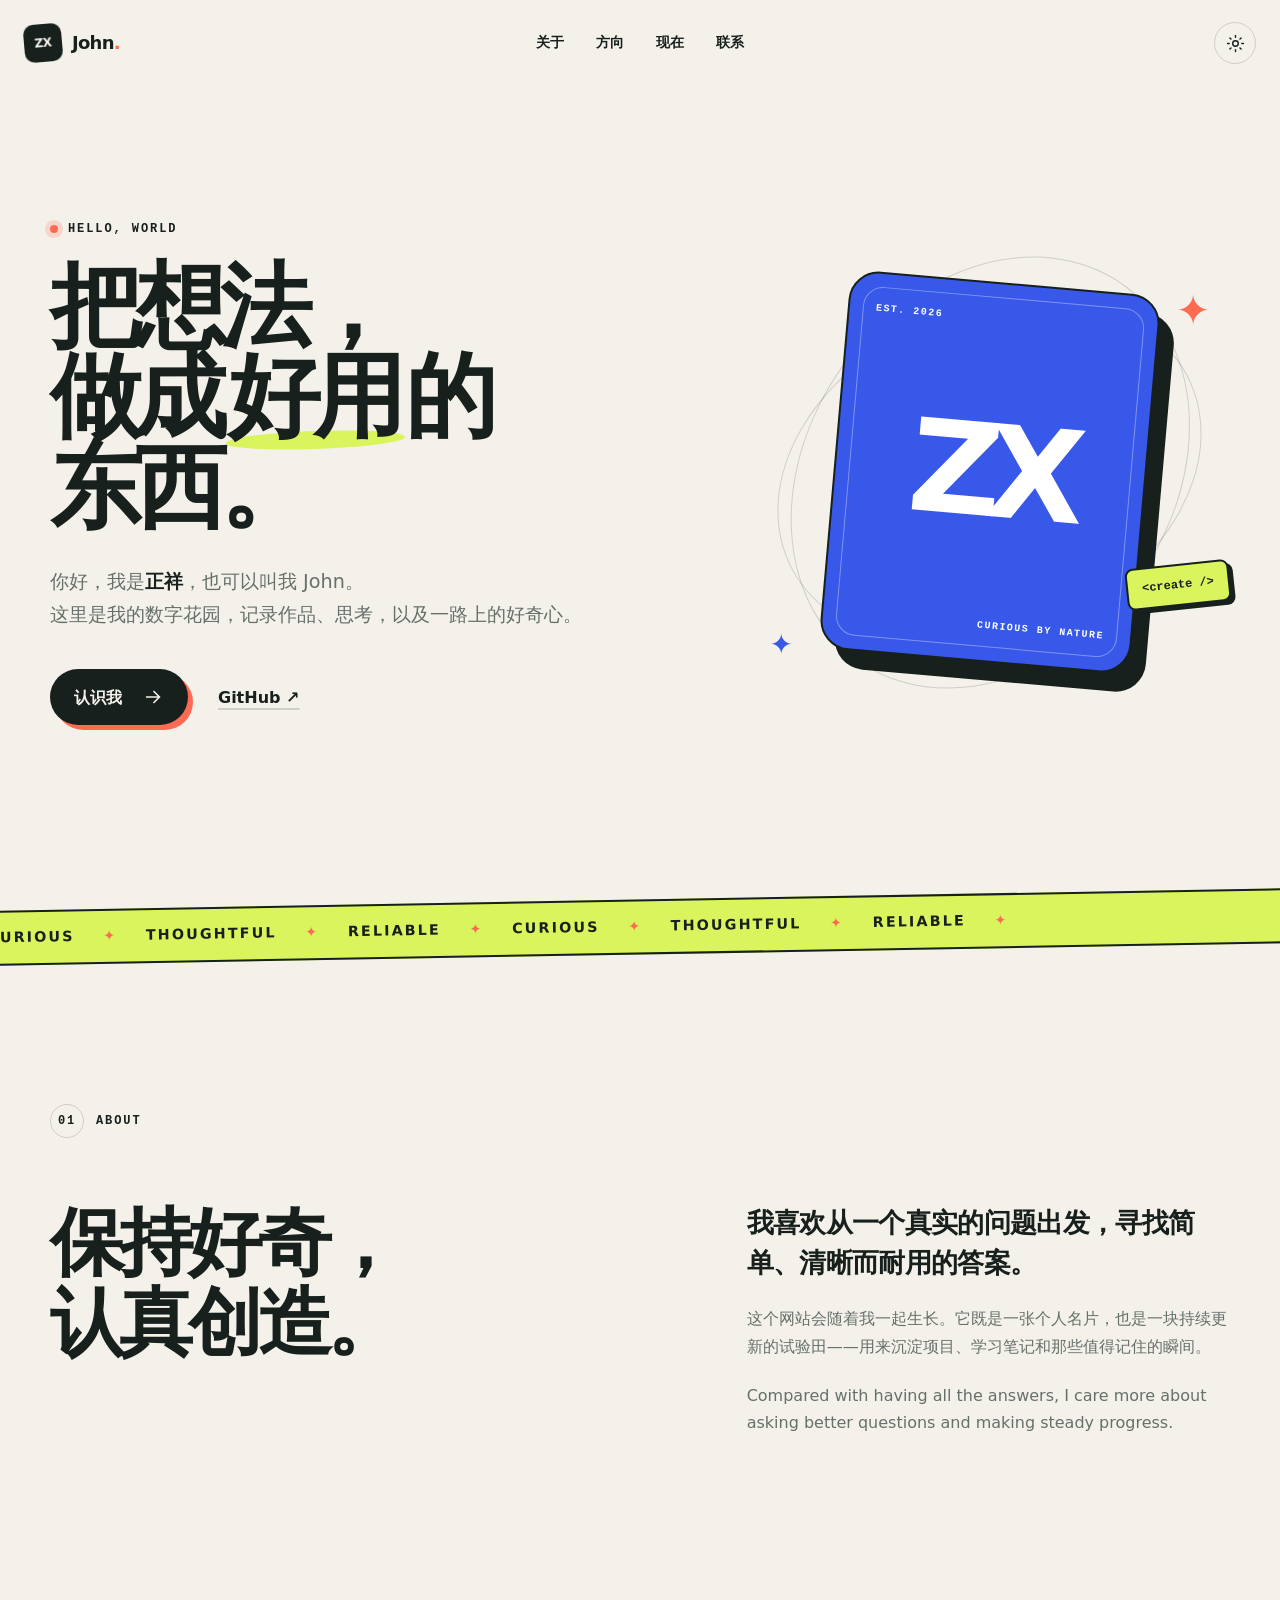
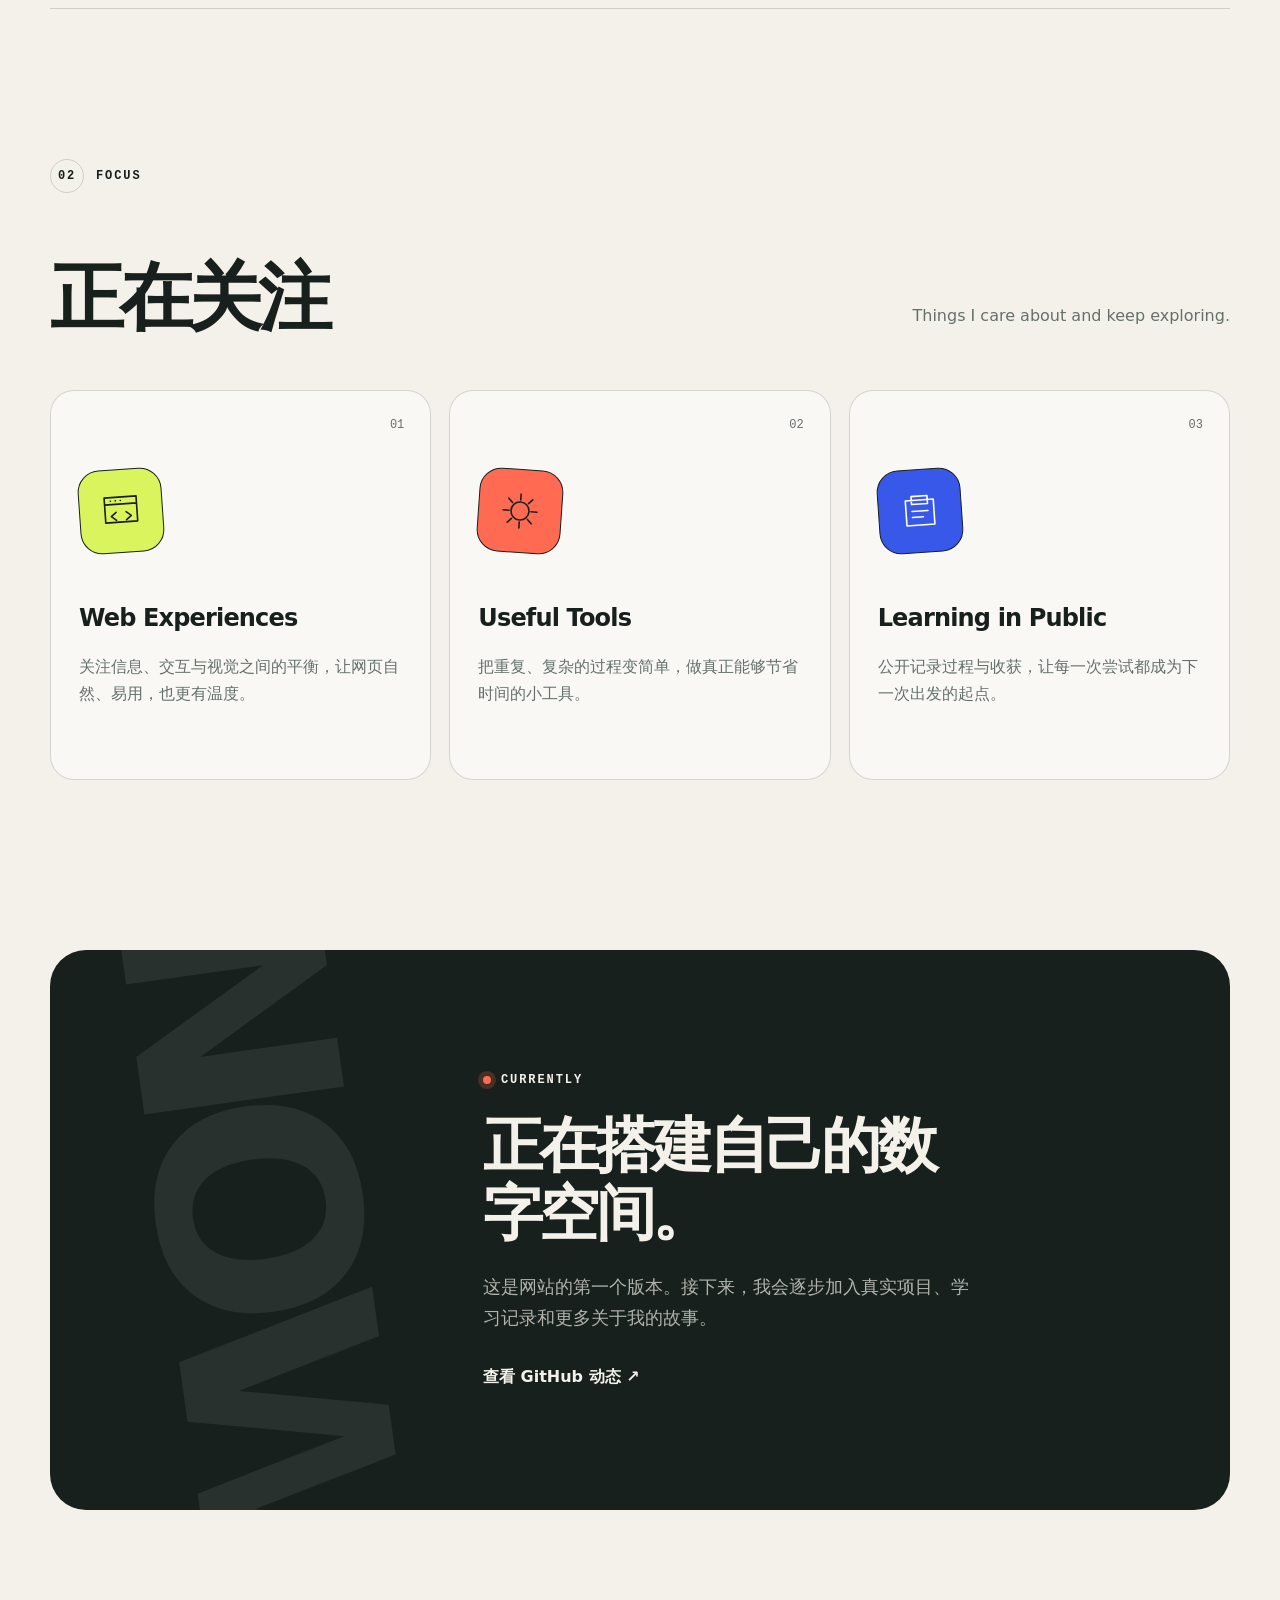
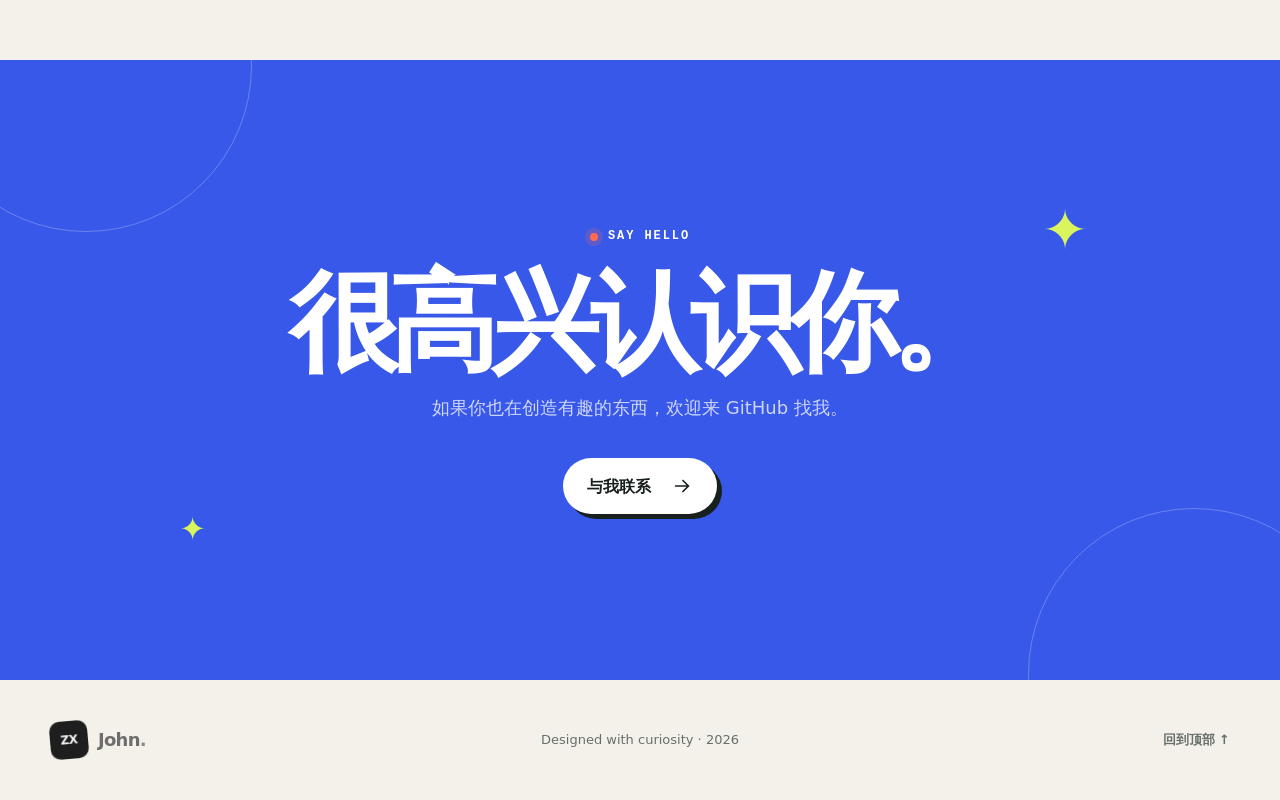
<file: index.html>
<!DOCTYPE html>
<html lang="zh-CN">
  <head>
    <meta charset="UTF-8">
    <meta name="viewport" content="width=device-width, initial-scale=1">
    <meta
      name="description"
      content="正祥（John）的个人网站，记录想法、作品和持续探索的方向。"
    >
    <meta name="theme-color" content="#f4f1ea">
    <meta property="og:type" content="website">
    <meta property="og:title" content="正祥 · John — Personal Site">
    <meta
      property="og:description"
      content="把想法，做成好用的东西。"
    >
    <title>正祥 · John — Personal Site</title>
    <link rel="icon" href="favicon.svg" type="image/svg+xml">
    <link rel="stylesheet" href="styles.css">
    <script src="script.js" defer></script>
  </head>

  <body>
    <a class="skip-link" href="#main">跳到主要内容</a>

    <header class="site-header" data-header>
      <a class="brand" href="#top" aria-label="回到首页">
        <span class="brand-mark" aria-hidden="true">ZX</span>
        <span class="brand-name">John<span class="brand-dot">.</span></span>
      </a>

      <nav class="nav" aria-label="主导航">
        <a href="#about">关于</a>
        <a href="#focus">方向</a>
        <a href="#now">现在</a>
        <a href="#contact">联系</a>
      </nav>

      <button class="theme-toggle" type="button" data-theme-toggle aria-label="切换深色模式">
        <svg class="sun-icon" viewBox="0 0 24 24" aria-hidden="true">
          <circle cx="12" cy="12" r="3.5"></circle>
          <path d="M12 2v2M12 20v2M4.93 4.93l1.42 1.42M17.65 17.65l1.42 1.42M2 12h2M20 12h2M4.93 19.07l1.42-1.42M17.65 6.35l1.42-1.42"></path>
        </svg>
        <svg class="moon-icon" viewBox="0 0 24 24" aria-hidden="true">
          <path d="M21 14.2A8.5 8.5 0 1 1 9.8 3a6.6 6.6 0 0 0 11.2 11.2Z"></path>
        </svg>
      </button>
    </header>

    <main id="main">
      <section class="hero" id="top" aria-labelledby="hero-title">
        <div class="hero-copy">
          <p class="eyebrow reveal"><span></span> HELLO, WORLD</p>
          <h1 id="hero-title" class="reveal">
            把想法，<br>
            做成<span class="scribble">好用</span>的<br class="hero-break">东西。
          </h1>
          <p class="hero-intro reveal">
            你好，我是<span>正祥</span>，也可以叫我 John。<br>
            这里是我的数字花园，记录作品、思考，以及一路上的好奇心。
          </p>
          <div class="hero-actions reveal">
            <a class="button button-primary" href="#about">
              认识我
              <svg viewBox="0 0 24 24" aria-hidden="true"><path d="m5 12 14 0M13 6l6 6-6 6"></path></svg>
            </a>
            <a class="text-link" href="https://github.com/John8752" target="_blank" rel="noreferrer">
              GitHub <span aria-hidden="true">↗</span>
            </a>
          </div>
        </div>

        <div class="hero-art reveal" aria-hidden="true">
          <div class="orbit orbit-one"></div>
          <div class="orbit orbit-two"></div>
          <div class="art-card">
            <span class="art-kicker">EST. 2026</span>
            <strong>ZX</strong>
            <span class="art-caption">CURIOUS BY NATURE</span>
          </div>
          <span class="spark spark-one">✦</span>
          <span class="spark spark-two">✦</span>
          <span class="code-pill">&lt;create /&gt;</span>
        </div>
      </section>

      <div class="marquee">
        <div class="marquee-track">
          <span>CURIOUS</span><i>✦</i><span>THOUGHTFUL</span><i>✦</i><span>RELIABLE</span><i>✦</i>
          <span>CURIOUS</span><i>✦</i><span>THOUGHTFUL</span><i>✦</i><span>RELIABLE</span><i>✦</i>
        </div>
      </div>

      <section class="section about" id="about" aria-labelledby="about-title">
        <div class="section-label reveal">
          <span>01</span>
          <p>ABOUT</p>
        </div>
        <div class="about-content">
          <h2 id="about-title" class="section-title reveal">
            保持好奇，<br>认真创造。
          </h2>
          <div class="about-copy reveal">
            <p class="lead">
              我喜欢从一个真实的问题出发，寻找简单、清晰而耐用的答案。
            </p>
            <p>
              这个网站会随着我一起生长。它既是一张个人名片，也是一块持续更新的试验田——用来沉淀项目、学习笔记和那些值得记住的瞬间。
            </p>
            <p>
              Compared with having all the answers, I care more about asking better questions and making steady progress.
            </p>
          </div>
        </div>
      </section>

      <section class="section focus" id="focus" aria-labelledby="focus-title">
        <div class="section-label reveal">
          <span>02</span>
          <p>FOCUS</p>
        </div>
        <div class="section-heading reveal">
          <h2 id="focus-title" class="section-title">正在关注</h2>
          <p>Things I care about and keep exploring.</p>
        </div>

        <div class="focus-grid">
          <article class="focus-card reveal">
            <span class="card-number">01</span>
            <div class="card-icon" aria-hidden="true">
              <svg viewBox="0 0 48 48"><path d="M8 10h32v25H8zM8 17h32M14 13.5h.1M19 13.5h.1M24 13.5h.1"></path><path d="m19 25-5 4 5 4M29 25l5 4-5 4"></path></svg>
            </div>
            <h3>Web Experiences</h3>
            <p>关注信息、交互与视觉之间的平衡，让网页自然、易用，也更有温度。</p>
          </article>

          <article class="focus-card reveal">
            <span class="card-number">02</span>
            <div class="card-icon" aria-hidden="true">
              <svg viewBox="0 0 48 48"><path d="M24 7v6M24 35v6M7 24h6M35 24h6M12 12l4 4M32 32l4 4M36 12l-4 4M16 32l-4 4"></path><circle cx="24" cy="24" r="9"></circle></svg>
            </div>
            <h3>Useful Tools</h3>
            <p>把重复、复杂的过程变简单，做真正能够节省时间的小工具。</p>
          </article>

          <article class="focus-card reveal">
            <span class="card-number">03</span>
            <div class="card-icon" aria-hidden="true">
              <svg viewBox="0 0 48 48"><path d="M10 13h28v25H10zM16 9h16v8H16zM16 24h16M16 30h11"></path></svg>
            </div>
            <h3>Learning in Public</h3>
            <p>公开记录过程与收获，让每一次尝试都成为下一次出发的起点。</p>
          </article>
        </div>
      </section>

      <section class="section now" id="now" aria-labelledby="now-title">
        <div class="now-card reveal">
          <div class="now-mark" aria-hidden="true">NOW</div>
          <div class="now-content">
            <p class="eyebrow"><span></span> CURRENTLY</p>
            <h2 id="now-title">正在搭建自己的数字空间。</h2>
            <p>
              这是网站的第一个版本。接下来，我会逐步加入真实项目、学习记录和更多关于我的故事。
            </p>
            <a class="text-link" href="https://github.com/John8752?tab=repositories" target="_blank" rel="noreferrer">
              查看 GitHub 动态 <span aria-hidden="true">↗</span>
            </a>
          </div>
        </div>
      </section>

      <section class="contact" id="contact" aria-labelledby="contact-title">
        <p class="eyebrow reveal"><span></span> SAY HELLO</p>
        <h2 id="contact-title" class="reveal">很高兴认识你。</h2>
        <p class="reveal">如果你也在创造有趣的东西，欢迎来 GitHub 找我。</p>
        <a class="button button-light reveal" href="https://github.com/John8752" target="_blank" rel="noreferrer">
          与我联系
          <svg viewBox="0 0 24 24" aria-hidden="true"><path d="m5 12 14 0M13 6l6 6-6 6"></path></svg>
        </a>
        <span class="contact-star contact-star-one" aria-hidden="true">✦</span>
        <span class="contact-star contact-star-two" aria-hidden="true">✦</span>
      </section>
    </main>

    <footer class="footer">
      <a class="brand footer-brand" href="#top">
        <span class="brand-mark" aria-hidden="true">ZX</span>
        <span class="brand-name">John<span class="brand-dot">.</span></span>
      </a>
      <p>Designed with curiosity · <span data-year></span></p>
      <a href="#top">回到顶部 ↑</a>
    </footer>
  </body>
</html>
</file>
<file: styles.css>
:root {
  --paper: #f4f1ea;
  --paper-deep: #e9e4da;
  --ink: #17201d;
  --muted: #66706b;
  --line: rgba(23, 32, 29, 0.16);
  --card: rgba(255, 255, 255, 0.5);
  --lime: #d9f45c;
  --coral: #ff6b52;
  --blue: #3858e9;
  --shadow: 0 24px 80px rgba(28, 31, 28, 0.1);
  color-scheme: light;
}

[data-theme="dark"] {
  --paper: #151917;
  --paper-deep: #202622;
  --ink: #f2f0e9;
  --muted: #aab2ad;
  --line: rgba(242, 240, 233, 0.15);
  --card: rgba(255, 255, 255, 0.04);
  --shadow: 0 24px 80px rgba(0, 0, 0, 0.28);
  color-scheme: dark;
}

* {
  box-sizing: border-box;
}

html {
  scroll-behavior: smooth;
}

body {
  margin: 0;
  overflow-x: hidden;
  background: var(--paper);
  color: var(--ink);
  font-family: Inter, ui-sans-serif, system-ui, -apple-system, BlinkMacSystemFont, "Segoe UI", "Microsoft YaHei", sans-serif;
  font-size: 16px;
  line-height: 1.7;
  transition: background-color 240ms ease, color 240ms ease;
}

body::before {
  position: fixed;
  inset: 0;
  z-index: -1;
  background-image: radial-gradient(rgba(23, 32, 29, 0.08) 0.7px, transparent 0.7px);
  background-size: 18px 18px;
  content: "";
  pointer-events: none;
}

[data-theme="dark"] body::before {
  background-image: radial-gradient(rgba(255, 255, 255, 0.07) 0.7px, transparent 0.7px);
}

a {
  color: inherit;
  text-decoration: none;
}

button,
a {
  -webkit-tap-highlight-color: transparent;
}

button:focus-visible,
a:focus-visible {
  outline: 3px solid var(--blue);
  outline-offset: 4px;
}

.skip-link {
  position: fixed;
  top: 12px;
  left: 12px;
  z-index: 100;
  padding: 10px 16px;
  transform: translateY(-160%);
  border-radius: 999px;
  background: var(--ink);
  color: var(--paper);
}

.skip-link:focus {
  transform: translateY(0);
}

.site-header {
  position: sticky;
  top: 0;
  z-index: 50;
  display: grid;
  grid-template-columns: 1fr auto 1fr;
  align-items: center;
  width: min(1240px, calc(100% - 48px));
  min-height: 86px;
  margin: 0 auto;
  transition: min-height 200ms ease;
}

.site-header.is-scrolled {
  min-height: 68px;
}

.site-header.is-scrolled::before {
  position: absolute;
  inset: 7px -14px;
  z-index: -1;
  border: 1px solid var(--line);
  border-radius: 999px;
  background: color-mix(in srgb, var(--paper) 86%, transparent);
  box-shadow: 0 8px 30px rgba(20, 25, 22, 0.06);
  content: "";
  backdrop-filter: blur(14px);
}

.brand {
  display: inline-flex;
  align-items: center;
  justify-self: start;
  gap: 10px;
  width: max-content;
  font-weight: 850;
}

.brand-mark {
  display: grid;
  width: 38px;
  height: 38px;
  place-items: center;
  transform: rotate(-5deg);
  border-radius: 10px;
  background: var(--ink);
  color: var(--paper);
  font-size: 12px;
  letter-spacing: -0.04em;
}

.brand-name {
  font-size: 18px;
  letter-spacing: -0.04em;
}

.brand-dot {
  color: var(--coral);
}

.nav {
  display: flex;
  align-items: center;
  gap: 32px;
  font-size: 14px;
  font-weight: 650;
}

.nav a {
  position: relative;
}

.nav a::after {
  position: absolute;
  right: 0;
  bottom: -3px;
  left: 0;
  height: 2px;
  transform: scaleX(0);
  transform-origin: right;
  background: var(--coral);
  content: "";
  transition: transform 180ms ease;
}

.nav a:hover::after {
  transform: scaleX(1);
  transform-origin: left;
}

.theme-toggle {
  display: grid;
  width: 42px;
  height: 42px;
  place-items: center;
  justify-self: end;
  border: 1px solid var(--line);
  border-radius: 50%;
  background: transparent;
  color: var(--ink);
  cursor: pointer;
  transition: transform 180ms ease, background-color 180ms ease;
}

.theme-toggle:hover {
  transform: rotate(8deg);
  background: var(--card);
}

.theme-toggle svg {
  position: absolute;
  width: 19px;
  fill: none;
  stroke: currentColor;
  stroke-linecap: round;
  stroke-linejoin: round;
  stroke-width: 1.8;
  transition: transform 220ms ease, opacity 220ms ease;
}

.moon-icon,
[data-theme="dark"] .sun-icon {
  transform: scale(0.55) rotate(-35deg);
  opacity: 0;
}

[data-theme="dark"] .moon-icon {
  transform: scale(1) rotate(0);
  opacity: 1;
}

.hero {
  display: grid;
  grid-template-columns: minmax(0, 1.12fr) minmax(360px, 0.88fr);
  align-items: center;
  gap: clamp(40px, 7vw, 100px);
  width: min(1180px, calc(100% - 48px));
  min-height: calc(100svh - 86px);
  margin: 0 auto;
  padding: 54px 0 96px;
}

.eyebrow {
  display: flex;
  align-items: center;
  gap: 10px;
  margin: 0 0 22px;
  font-family: ui-monospace, SFMono-Regular, Menlo, Consolas, monospace;
  font-size: 12px;
  font-weight: 750;
  letter-spacing: 0.16em;
}

.eyebrow > span {
  width: 8px;
  height: 8px;
  border-radius: 50%;
  background: var(--coral);
  box-shadow: 0 0 0 5px color-mix(in srgb, var(--coral) 20%, transparent);
}

.hero h1 {
  max-width: 760px;
  margin: 0;
  font-size: clamp(52px, 7.2vw, 100px);
  font-weight: 880;
  letter-spacing: -0.075em;
  line-height: 0.98;
}

.hero-break {
  display: block;
}

.scribble {
  position: relative;
  z-index: 0;
  display: inline-block;
  margin: 0 0.08em;
}

.scribble::after {
  position: absolute;
  right: -0.08em;
  bottom: -0.08em;
  left: -0.02em;
  z-index: -1;
  height: 0.2em;
  transform: rotate(-2deg);
  border-radius: 50%;
  background: var(--lime);
  content: "";
}

.hero-intro {
  max-width: 610px;
  margin: 34px 0 0;
  color: var(--muted);
  font-size: clamp(17px, 1.5vw, 20px);
}

.hero-intro span {
  color: var(--ink);
  font-weight: 780;
}

.hero-actions {
  display: flex;
  align-items: center;
  gap: 30px;
  margin-top: 38px;
}

.button {
  display: inline-flex;
  align-items: center;
  justify-content: center;
  gap: 20px;
  min-height: 56px;
  padding: 0 24px;
  border-radius: 999px;
  font-weight: 750;
  transition: transform 180ms ease, box-shadow 180ms ease;
}

.button:hover {
  transform: translateY(-3px);
}

.button svg {
  width: 22px;
  fill: none;
  stroke: currentColor;
  stroke-linecap: round;
  stroke-width: 1.8;
}

.button-primary {
  background: var(--ink);
  box-shadow: 5px 5px 0 var(--coral);
  color: var(--paper);
}

.button-primary:hover {
  box-shadow: 8px 8px 0 var(--coral);
}

.text-link {
  display: inline-block;
  font-weight: 750;
  text-decoration: underline;
  text-decoration-color: var(--line);
  text-decoration-thickness: 2px;
  text-underline-offset: 5px;
}

.text-link:hover {
  text-decoration-color: var(--coral);
}

.hero-art {
  position: relative;
  display: grid;
  aspect-ratio: 1;
  place-items: center;
}

.art-card {
  position: relative;
  z-index: 2;
  display: flex;
  width: 65%;
  aspect-ratio: 0.82;
  flex-direction: column;
  justify-content: space-between;
  padding: 26px;
  transform: rotate(5deg);
  border: 2px solid var(--ink);
  border-radius: 30px;
  background: var(--blue);
  box-shadow: 16px 18px 0 var(--ink);
  color: #fff;
}

.art-card::before {
  position: absolute;
  inset: 13px;
  border: 1px solid rgba(255, 255, 255, 0.35);
  border-radius: 20px;
  content: "";
}

.art-card strong {
  align-self: center;
  margin: auto 0;
  font-size: clamp(80px, 10vw, 148px);
  letter-spacing: -0.12em;
  line-height: 1;
}

.art-kicker,
.art-caption {
  position: relative;
  z-index: 1;
  font-family: ui-monospace, SFMono-Regular, Menlo, Consolas, monospace;
  font-size: 10px;
  font-weight: 700;
  letter-spacing: 0.15em;
}

.art-caption {
  align-self: flex-end;
}

.orbit {
  position: absolute;
  border: 1px solid var(--line);
  border-radius: 50%;
}

.orbit-one {
  width: 92%;
  height: 68%;
  transform: rotate(-24deg);
}

.orbit-two {
  width: 76%;
  height: 96%;
  transform: rotate(35deg);
}

.spark {
  position: absolute;
  z-index: 3;
  color: var(--coral);
  font-size: 42px;
  line-height: 1;
}

.spark-one {
  top: 12%;
  right: 4%;
}

.spark-two {
  bottom: 11%;
  left: 4%;
  color: var(--blue);
  font-size: 28px;
}

.code-pill {
  position: absolute;
  right: 0;
  bottom: 22%;
  z-index: 4;
  padding: 9px 14px;
  transform: rotate(-6deg);
  border: 2px solid var(--ink);
  border-radius: 8px;
  background: var(--lime);
  box-shadow: 4px 4px 0 var(--ink);
  color: #17201d;
  font-family: ui-monospace, SFMono-Regular, Menlo, Consolas, monospace;
  font-size: 12px;
  font-weight: 800;
}

.marquee {
  overflow: hidden;
  border-top: 2px solid var(--ink);
  border-bottom: 2px solid var(--ink);
  background: var(--lime);
  color: #17201d;
  transform: rotate(-1deg) scale(1.02);
}

.marquee-track {
  display: flex;
  width: max-content;
  align-items: center;
  gap: 28px;
  padding: 13px 0;
  animation: marquee 24s linear infinite;
  font-size: 14px;
  font-weight: 850;
  letter-spacing: 0.15em;
}

.marquee-track i {
  color: var(--coral);
  font-style: normal;
}

@keyframes marquee {
  to {
    transform: translateX(-50%);
  }
}

.section {
  width: min(1180px, calc(100% - 48px));
  margin: 0 auto;
  padding: 150px 0;
}

.section-label {
  display: flex;
  align-items: center;
  gap: 12px;
  margin-bottom: 65px;
  font-family: ui-monospace, SFMono-Regular, Menlo, Consolas, monospace;
  font-size: 12px;
  font-weight: 800;
  letter-spacing: 0.16em;
}

.section-label span {
  display: grid;
  width: 34px;
  height: 34px;
  place-items: center;
  border: 1px solid var(--line);
  border-radius: 50%;
}

.section-label p {
  margin: 0;
}

.section-title {
  margin: 0;
  font-size: clamp(42px, 5.8vw, 76px);
  font-weight: 860;
  letter-spacing: -0.065em;
  line-height: 1.08;
}

.about-content {
  display: grid;
  grid-template-columns: 1fr 0.85fr;
  gap: clamp(50px, 10vw, 150px);
}

.about-copy {
  align-self: end;
  color: var(--muted);
}

.about-copy p {
  margin: 0 0 22px;
}

.about-copy .lead {
  color: var(--ink);
  font-size: clamp(20px, 2.1vw, 28px);
  font-weight: 650;
  letter-spacing: -0.025em;
  line-height: 1.5;
}

.focus {
  border-top: 1px solid var(--line);
}

.section-heading {
  display: flex;
  align-items: end;
  justify-content: space-between;
  gap: 30px;
  margin-bottom: 52px;
}

.section-heading > p {
  max-width: 340px;
  margin: 0 0 9px;
  color: var(--muted);
}

.focus-grid {
  display: grid;
  grid-template-columns: repeat(3, 1fr);
  gap: 18px;
}

.focus-card {
  position: relative;
  min-height: 390px;
  padding: 28px;
  overflow: hidden;
  border: 1px solid var(--line);
  border-radius: 24px;
  background: var(--card);
  transition: transform 220ms ease, border-color 220ms ease, box-shadow 220ms ease;
}

.focus-card:hover {
  transform: translateY(-8px) rotate(-0.5deg);
  border-color: var(--ink);
  box-shadow: var(--shadow);
}

.focus-card:nth-child(2):hover {
  transform: translateY(-8px) rotate(0.5deg);
}

.card-number {
  position: absolute;
  top: 24px;
  right: 26px;
  color: var(--muted);
  font-family: ui-monospace, SFMono-Regular, Menlo, Consolas, monospace;
  font-size: 12px;
}

.card-icon {
  display: grid;
  width: 84px;
  height: 84px;
  margin: 50px 0 45px;
  place-items: center;
  transform: rotate(-4deg);
  border: 1px solid var(--ink);
  border-radius: 22px;
  background: var(--lime);
  color: #17201d;
}

.focus-card:nth-child(2) .card-icon {
  transform: rotate(4deg);
  background: var(--coral);
}

.focus-card:nth-child(3) .card-icon {
  background: var(--blue);
  color: #fff;
}

.card-icon svg {
  width: 48px;
  fill: none;
  stroke: currentColor;
  stroke-linecap: round;
  stroke-linejoin: round;
  stroke-width: 1.6;
}

.focus-card h3 {
  margin: 0 0 14px;
  font-size: 24px;
  letter-spacing: -0.035em;
}

.focus-card p {
  margin: 0;
  color: var(--muted);
}

.now {
  padding-top: 20px;
}

.now-card {
  position: relative;
  display: grid;
  grid-template-columns: 0.7fr 1.3fr;
  min-height: 500px;
  overflow: hidden;
  border-radius: 36px;
  background: var(--ink);
  color: var(--paper);
}

.now-mark {
  display: grid;
  place-items: center;
  transform: rotate(-8deg) scale(1.2);
  color: color-mix(in srgb, var(--paper) 8%, transparent);
  font-size: clamp(110px, 18vw, 260px);
  font-weight: 900;
  letter-spacing: -0.12em;
  writing-mode: vertical-rl;
}

.now-content {
  align-self: center;
  max-width: 590px;
  padding: 80px 70px 80px 20px;
}

.now-content h2 {
  margin: 0 0 25px;
  font-size: clamp(36px, 4.7vw, 64px);
  letter-spacing: -0.06em;
  line-height: 1.12;
}

.now-content > p:not(.eyebrow) {
  margin: 0 0 30px;
  color: color-mix(in srgb, var(--paper) 70%, transparent);
  font-size: 18px;
}

.contact {
  position: relative;
  display: flex;
  min-height: 620px;
  flex-direction: column;
  align-items: center;
  justify-content: center;
  overflow: hidden;
  background: var(--blue);
  color: #fff;
  text-align: center;
}

.contact::before,
.contact::after {
  position: absolute;
  width: 330px;
  height: 330px;
  border: 1px solid rgba(255, 255, 255, 0.25);
  border-radius: 50%;
  content: "";
}

.contact::before {
  top: -160px;
  left: -80px;
}

.contact::after {
  right: -80px;
  bottom: -160px;
}

.contact h2 {
  margin: 0 0 15px;
  font-size: clamp(58px, 8.5vw, 112px);
  letter-spacing: -0.08em;
  line-height: 1;
}

.contact > p:not(.eyebrow) {
  margin: 0 0 35px;
  color: rgba(255, 255, 255, 0.75);
  font-size: 18px;
}

.button-light {
  background: #fff;
  box-shadow: 5px 5px 0 #17201d;
  color: #17201d;
}

.contact-star {
  position: absolute;
  color: var(--lime);
}

.contact-star-one {
  top: 20%;
  right: 15%;
  font-size: 55px;
}

.contact-star-two {
  bottom: 20%;
  left: 14%;
  font-size: 32px;
}

.footer {
  display: grid;
  grid-template-columns: 1fr auto 1fr;
  align-items: center;
  width: min(1180px, calc(100% - 48px));
  min-height: 120px;
  margin: 0 auto;
  color: var(--muted);
  font-size: 13px;
}

.footer p {
  margin: 0;
  text-align: center;
}

.footer > a:last-child {
  justify-self: end;
  font-weight: 700;
}

.footer-brand {
  filter: grayscale(1);
}

.reveal {
  transform: translateY(22px);
  opacity: 0;
  transition: transform 650ms cubic-bezier(0.22, 1, 0.36, 1), opacity 650ms ease;
}

.reveal.is-visible {
  transform: translateY(0);
  opacity: 1;
}

@media (max-width: 900px) {
  .hero {
    grid-template-columns: 1fr;
    padding-top: 80px;
  }

  .hero-art {
    width: min(540px, 100%);
    margin: 10px auto 0;
  }

  .about-content {
    grid-template-columns: 1fr;
  }

  .about-copy {
    max-width: 680px;
  }

  .focus-grid {
    grid-template-columns: 1fr;
  }

  .focus-card {
    display: grid;
    min-height: 0;
    grid-template-columns: 110px 1fr;
    grid-template-rows: auto auto;
    column-gap: 24px;
    align-items: center;
  }

  .card-icon {
    grid-row: 1 / 3;
    margin: 10px 0;
  }

  .focus-card h3 {
    align-self: end;
  }

  .focus-card p {
    align-self: start;
  }

  .now-card {
    grid-template-columns: 0.38fr 1.62fr;
  }
}

@media (max-width: 640px) {
  .site-header,
  .hero,
  .section,
  .footer {
    width: min(100% - 32px, 1180px);
  }

  .site-header {
    grid-template-columns: 1fr auto;
    min-height: 72px;
  }

  .nav {
    display: none;
  }

  .hero {
    min-height: auto;
    padding: 64px 0 100px;
  }

  .hero h1 {
    font-size: clamp(48px, 14.7vw, 72px);
  }

  .hero-intro br {
    display: none;
  }

  .hero-actions {
    gap: 22px;
  }

  .art-card {
    width: 64%;
    padding: 18px;
    border-radius: 22px;
    box-shadow: 10px 12px 0 var(--ink);
  }

  .art-card::before {
    inset: 9px;
    border-radius: 14px;
  }

  .art-card strong {
    font-size: 24vw;
  }

  .section {
    padding: 100px 0;
  }

  .section-label {
    margin-bottom: 42px;
  }

  .section-heading {
    display: block;
  }

  .section-heading > p {
    margin-top: 15px;
  }

  .focus-card {
    display: block;
    padding: 24px;
  }

  .card-icon {
    width: 76px;
    height: 76px;
    margin: 36px 0 35px;
  }

  .now {
    width: 100%;
    padding-top: 0;
  }

  .now-card {
    display: block;
    min-height: 560px;
    border-radius: 0;
  }

  .now-mark {
    position: absolute;
    inset: auto auto -60px -30px;
    writing-mode: horizontal-tb;
  }

  .now-content {
    position: relative;
    z-index: 1;
    padding: 86px 28px;
  }

  .contact {
    min-height: 560px;
    padding: 0 22px;
  }

  .contact h2 {
    font-size: 18vw;
  }

  .contact-star-one {
    top: 13%;
    right: 8%;
  }

  .footer {
    display: flex;
    min-height: 160px;
    flex-wrap: wrap;
    justify-content: space-between;
    gap: 20px;
  }

  .footer p {
    order: 3;
    width: 100%;
    text-align: left;
  }
}

@media (prefers-reduced-motion: reduce) {
  html {
    scroll-behavior: auto;
  }

  *,
  *::before,
  *::after {
    animation-duration: 0.01ms !important;
    animation-iteration-count: 1 !important;
    scroll-behavior: auto !important;
    transition-duration: 0.01ms !important;
  }

  .reveal {
    transform: none;
    opacity: 1;
  }
}
</file>
